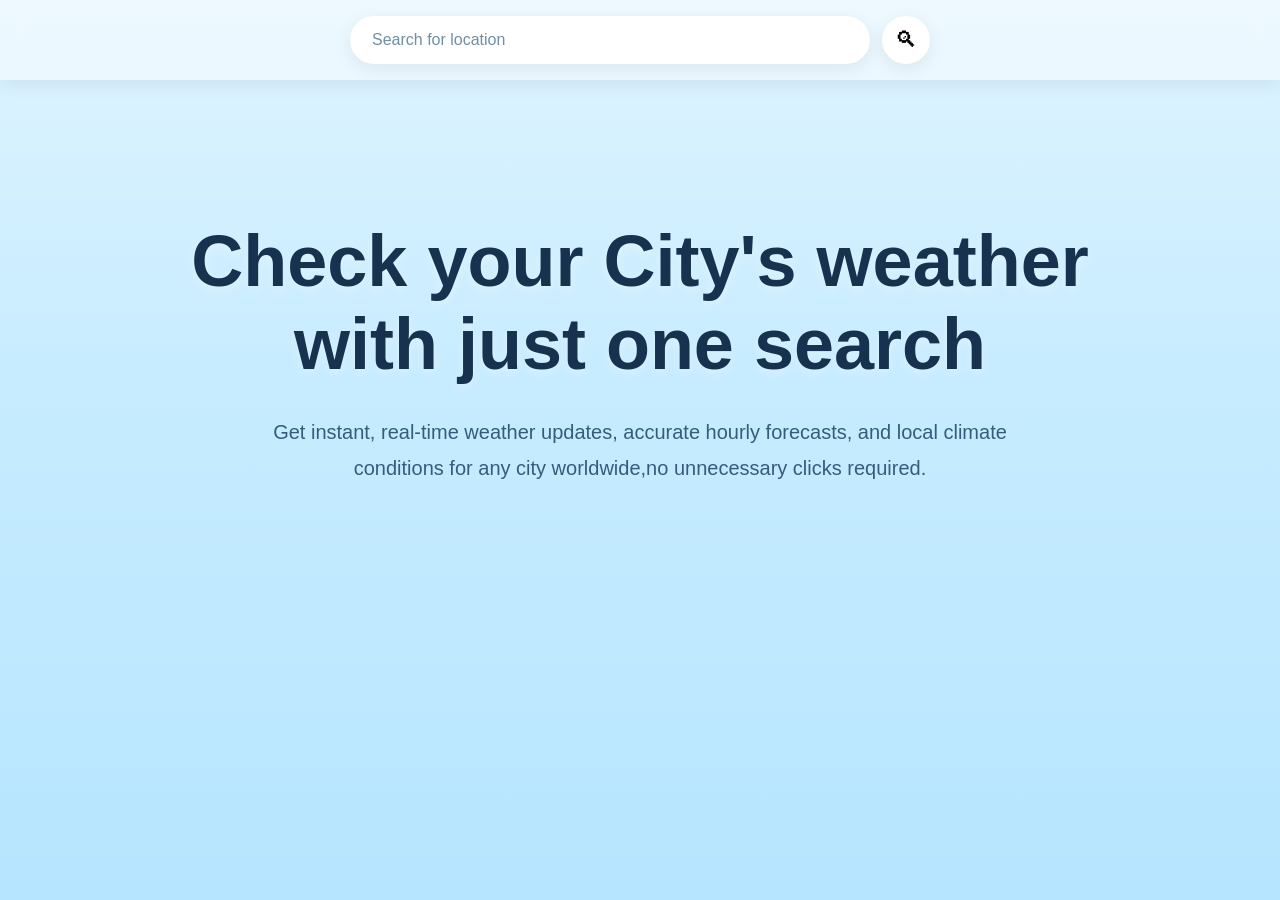
<file: index.html>
<!doctype html>
<html lang="en">
  <head>
    <meta charset="UTF-8" />
    <meta name="viewport" content="width=device-width, initial-scale=1.0" />
    <link rel="stylesheet" href="style.css" />
    <title>Weather App</title>
  </head>
  <body>
    <header class="navbar">
      <input id="searchBar" type="text" placeholder="Search for location" />
      <button id="searchBtn">🔍︎</button>
    </header>

    <main id="MainHeading">
      <div id="content">Check your City's weather with just one search</div>
      <div id="para">
        Get instant, real-time weather updates, accurate hourly forecasts, and
        local climate conditions for any city worldwide,no unnecessary clicks
        required.
      </div>
    </main>

    <script src="index.js"></script>
    <script src="app.js"></script>
  </body>
</html>
</file>
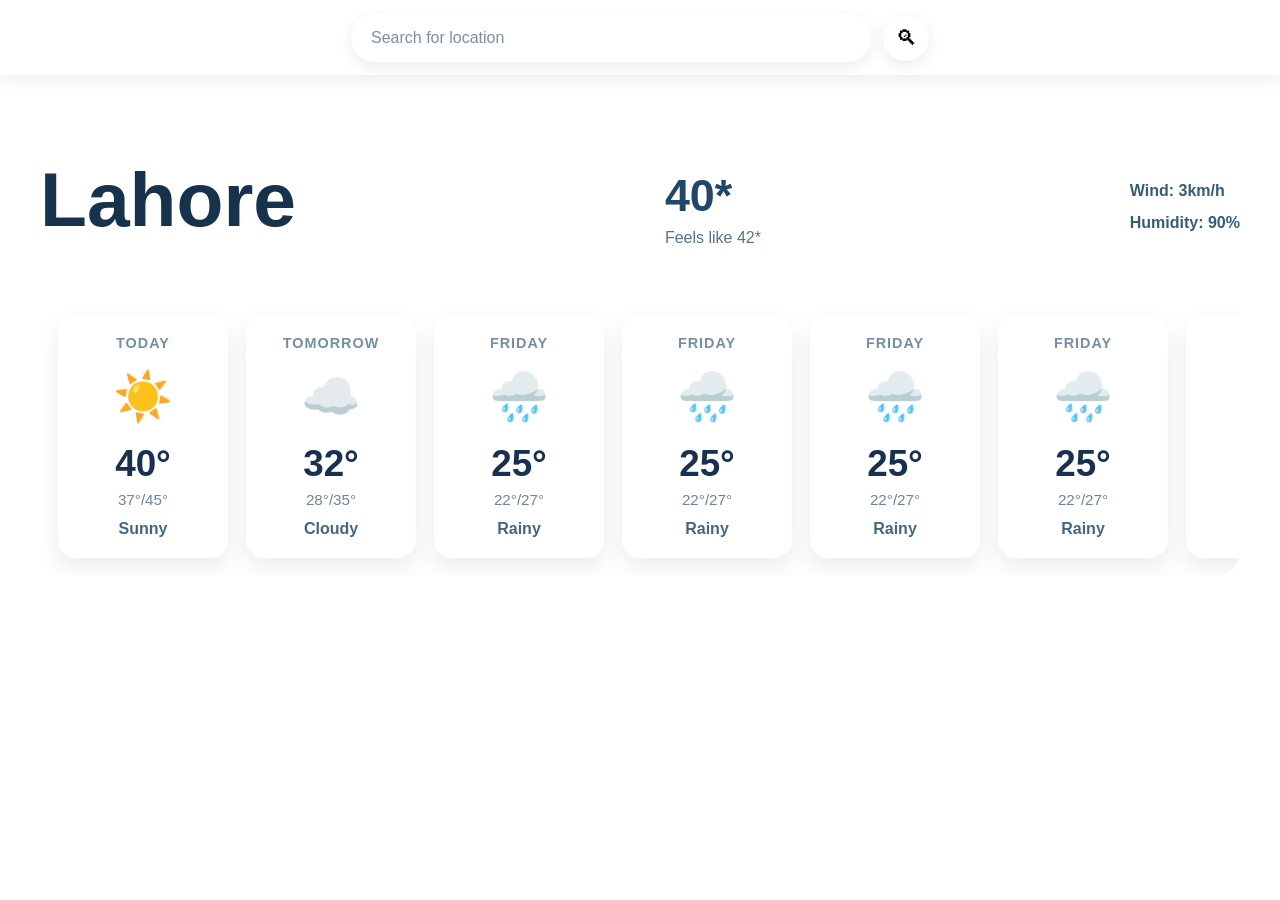
<file: weather.html>
<!doctype html>
<html lang="en">
  <head>
    <meta charset="UTF-8" />
    <meta name="viewport" content="width=device-width, initial-scale=1.0" />
    <link rel="stylesheet" href="weather.css" />
    <title>Weather App</title>
  </head>
  <body>
    <header class="navbar">
      <input id="searchBar" type="text" placeholder="Search for location" />
      <button id="searchBtn">🔍︎</button>
    </header>

    <main class="container">
      <div id="info">
        <div id="city">Lahore</div>
        <div id="temp">
          <div id="degree">40*</div>
          <div id="feelslike">Feels like 42*</div>
        </div>
        <div id="additional-info">
          <div id="wind">Wind: 3km/h</div>
          <div id="humidity">Humidity: 90%</div>
        </div>
      </div>
      <div class="Cards">
        <!-- Card 1 -->
        <div class="card" id="card1">
          <div class="card-title">Today</div>
          <div class="weather-emoji">☀️</div>
          <!-- New Emoji Div -->
          <div class="temperature">40°</div>
          <div class="variation">37°/45°</div>
          <div class="oneliner">Sunny</div>
        </div>

        <!-- Card 2 -->
        <div class="card" id="card2">
          <div class="card-title">Tomorrow</div>
          <div class="weather-emoji">☁️</div>
          <!-- New Emoji Div -->
          <div class="temperature">32°</div>
          <div class="variation">28°/35°</div>
          <div class="oneliner">Cloudy</div>
        </div>

        <!-- Card 3 -->
        <div class="card" id="card3">
          <div class="card-title">Friday</div>
          <div class="weather-emoji">🌧️</div>
          <!-- New Emoji Div -->
          <div class="temperature">25°</div>
          <div class="variation">22°/27°</div>
          <div class="oneliner">Rainy</div>
        </div>
        <!-- Card 4 -->
        <div class="card" id="card4">
          <div class="card-title">Friday</div>
          <div class="weather-emoji">🌧️</div>
          <!-- New Emoji Div -->
          <div class="temperature">25°</div>
          <div class="variation">22°/27°</div>
          <div class="oneliner">Rainy</div>
        </div>
        <!-- Card 5 -->
        <div class="card" id="card5">
          <div class="card-title">Friday</div>
          <div class="weather-emoji">🌧️</div>
          <!-- New Emoji Div -->
          <div class="temperature">25°</div>
          <div class="variation">22°/27°</div>
          <div class="oneliner">Rainy</div>
        </div>
        <!-- Card 6 -->
        <div class="card" id="card6">
          <div class="card-title">Friday</div>
          <div class="weather-emoji">🌧️</div>
          <!-- New Emoji Div -->
          <div class="temperature">25°</div>
          <div class="variation">22°/27°</div>
          <div class="oneliner">Rainy</div>
        </div>
        <!-- Card 7 -->
        <div class="card" id="card7">
          <div class="card-title">Friday</div>
          <div class="weather-emoji">🌧️</div>
          <!-- New Emoji Div -->
          <div class="temperature">25°</div>
          <div class="variation">22°/27°</div>
          <div class="oneliner">Rainy</div>
        </div>
      </div>
    </main>
    <script src="./app.js"></script>
  </body>
</html>
</file>
<file: style.css>
* {
  margin: 0;
  padding: 0;
  box-sizing: border-box;
  font-family: "Segoe UI", Tahoma, Geneva, Verdana, sans-serif;
}

body {
  min-height: 100vh;

  background: linear-gradient(180deg, #dff4ff 0%, #c8ecff 40%, #b6e5ff 100%);

  color: #183153;
}

.navbar {
  width: 100%;
  height: 80px;

  display: flex;
  justify-content: center;
  align-items: center;
  gap: 12px;

  background: rgba(255, 255, 255, 0.45);

  backdrop-filter: blur(12px);

  box-shadow: 0 3px 18px rgba(0, 0, 0, 0.08);
}

#searchBar {
  width: min(520px, 70vw);
  height: 48px;

  border: none;
  outline: none;

  border-radius: 50px;

  padding: 0 22px;

  background: white;

  font-size: 16px;

  color: #183153;

  box-shadow: 0 5px 18px rgba(0, 0, 0, 0.08);

  transition: 0.3s;
}

#searchBar:focus {
  transform: scale(1.02);

  box-shadow: 0 8px 24px rgba(52, 152, 219, 0.25);
}

#searchBar::placeholder {
  color: #6f8fa7;
}

#searchBtn,
#theme {
  width: 48px;
  height: 48px;

  border: none;

  border-radius: 50%;

  cursor: pointer;

  font-size: 22px;

  background: white;

  transition: 0.25s;

  box-shadow: 0 5px 18px rgba(0, 0, 0, 0.08);
}

#searchBtn:hover,
#theme:hover {
  transform: translateY(-3px);

  background: #8fd3ff;
}

#searchBtn:active,
#theme:active {
  transform: scale(0.94);
}

#MainHeading {
  width: min(900px, 90%);

  margin: auto;

  text-align: center;

  padding-top: 140px;
}

#content {
  font-size: clamp(2.8rem, 6vw, 4.5rem);

  font-weight: 800;

  line-height: 1.15;

  color: #16324f;

  text-shadow: 0 3px 10px rgba(255, 255, 255, 0.35);
}

#para {
  margin-top: 28px;

  max-width: 760px;

  margin-inline: auto;

  font-size: 1.25rem;

  line-height: 1.8;

  color: #355c7d;
}
</file>
<file: weather.css>
* {
  margin: 0;
  padding: 0;
  box-sizing: border-box;
  font-family: "Segoe UI", Tahoma, Geneva, Verdana, sans-serif;
}

html {
  scroll-behavior: smooth;
}

body {
  min-height: 100vh;
  color: #1f3b57;
  transition: background 0.5s ease;
}

.bg-cold {
  background: linear-gradient(135deg, #d8f1ff, #bfe8ff);
}

.bg-mild {
  background: linear-gradient(135deg, #dff7eb, #c8f0d8);
}

.bg-warm {
  background: linear-gradient(135deg, #fff6d7, #ffe7b3);
}

.bg-hot {
  background: linear-gradient(135deg, #ffe3d7, #ffc9b8);
}

.bg-night {
  background: linear-gradient(135deg, #dce8ff, #bfd4ff);
}

.bg-rain {
  background: linear-gradient(135deg, #dde8f3, #c4d7ea);
}

.bg-cloudy {
  background: linear-gradient(135deg, #eef4f8, #dde8f0);
}

.navbar {
  width: 100%;
  height: 75px;

  display: flex;
  justify-content: center;
  align-items: center;
  gap: 12px;

  position: sticky;
  top: 0;

  background: rgba(255, 255, 255, 0.45);
  backdrop-filter: blur(14px);

  box-shadow: 0 4px 16px rgba(0, 0, 0, 0.08);

  z-index: 100;
}

#searchBar {
  width: min(520px, 70vw);
  height: 48px;

  border: none;
  outline: none;

  border-radius: 30px;

  padding: 0 20px;

  background: white;

  color: #1d3853;

  font-size: 16px;

  box-shadow: 0 5px 15px rgba(0, 0, 0, 0.08);

  transition: 0.25s;
}

#searchBar:focus {
  transform: scale(1.02);

  box-shadow: 0 10px 25px rgba(0, 0, 0, 0.12);
}

#searchBar::placeholder {
  color: #7890a8;
}

#searchBtn,
#theme {
  width: 46px;
  height: 46px;

  border: none;

  border-radius: 50%;

  background: white;

  cursor: pointer;

  font-size: 21px;

  transition: 0.25s;

  box-shadow: 0 5px 15px rgba(0, 0, 0, 0.08);
}

#searchBtn:hover,
#theme:hover {
  transform: translateY(-3px);

  background: #d7f0ff;
}

#searchBtn:active,
#theme:active {
  transform: scale(0.95);
}

.container {
  width: min(1200px, 95%);

  margin: 80px auto 40px;
}

#info {
  display: flex;

  justify-content: space-between;

  align-items: flex-start;

  flex-wrap: wrap;

  gap: 30px;
}

#city {
  font-size: clamp(3rem, 6vw, 5rem);

  font-weight: 800;

  color: #17324d;
}

#temp {
  margin-top: 15px;
}

#degree {
  font-size: 2.8rem;

  font-weight: 700;

  color: #204768;
}

#feelslike {
  margin-top: 8px;

  color: #56758d;

  font-size: 1rem;
}

#additional-info {
  margin-top: 20px;

  font-size: 1rem;

  color: #355d7a;

  line-height: 2;

  font-weight: 600;
}

.Cards {
  margin-top: 50px;

  display: flex;

  gap: 18px;

  overflow-x: auto;

  padding: 18px;

  border-radius: 24px;

  background: rgba(255, 255, 255, 0.35);

  backdrop-filter: blur(14px);

  scroll-behavior: smooth;
}

.Cards::-webkit-scrollbar {
  height: 8px;
}

.Cards::-webkit-scrollbar-thumb {
  background: rgba(0, 0, 0, 0.15);

  border-radius: 20px;
}

.card {
  flex-shrink: 0;

  width: 170px;

  background: white;

  border-radius: 18px;

  padding: 20px;

  text-align: center;

  box-shadow: 0 10px 25px rgba(0, 0, 0, 0.08);

  transition: 0.25s;
}

.card:hover {
  transform: translateY(-6px);

  box-shadow: 0 18px 30px rgba(0, 0, 0, 0.12);
}

.card-title {
  font-size: 0.9rem;

  text-transform: uppercase;

  font-weight: 700;

  letter-spacing: 1px;

  color: #7390a8;
}

.weather-emoji {
  font-size: 3rem;

  margin: 18px 0;
}

.temperature {
  font-size: 2.3rem;

  font-weight: 700;

  color: #183153;
}

.variation {
  margin-top: 6px;

  color: #6f8599;

  font-size: 0.95rem;
}

.oneliner {
  margin-top: 12px;

  font-weight: 600;

  color: #436684;
}

@media (max-width: 768px) {
  .navbar {
    padding: 0 15px;
  }

  #searchBar {
    width: 60vw;
  }

  .container {
    margin-top: 50px;
  }

  #info {
    flex-direction: column;

    gap: 15px;
  }

  #city {
    font-size: 3rem;
  }

  #degree {
    font-size: 2.2rem;
  }

  #additional-info {
    margin-top: 0;
  }

  .card {
    width: 150px;
  }
}

@media (max-width: 480px) {
  #searchBar {
    width: 55vw;
  }

  #city {
    font-size: 2.5rem;
  }

  .card {
    width: 135px;

    padding: 16px;
  }

  .weather-emoji {
    font-size: 2.5rem;
  }

  .temperature {
    font-size: 2rem;
  }
}
</file>
